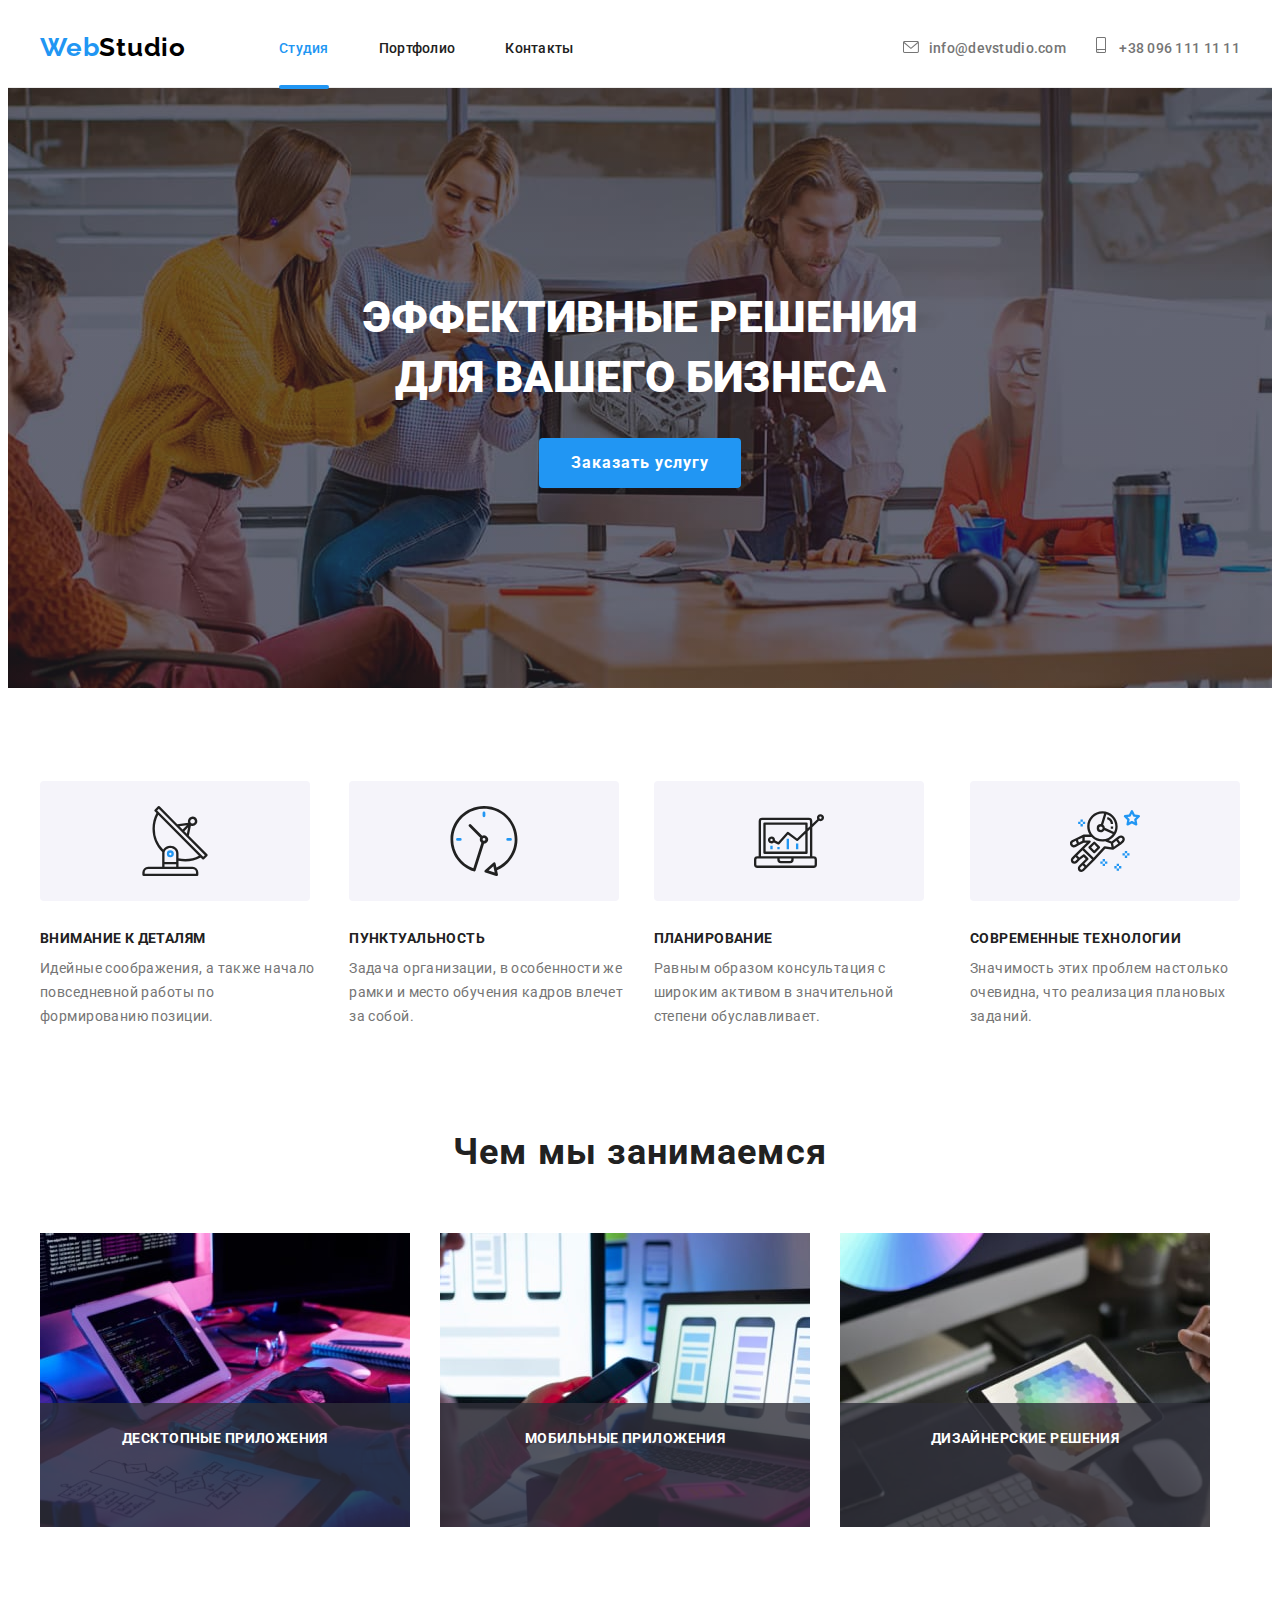
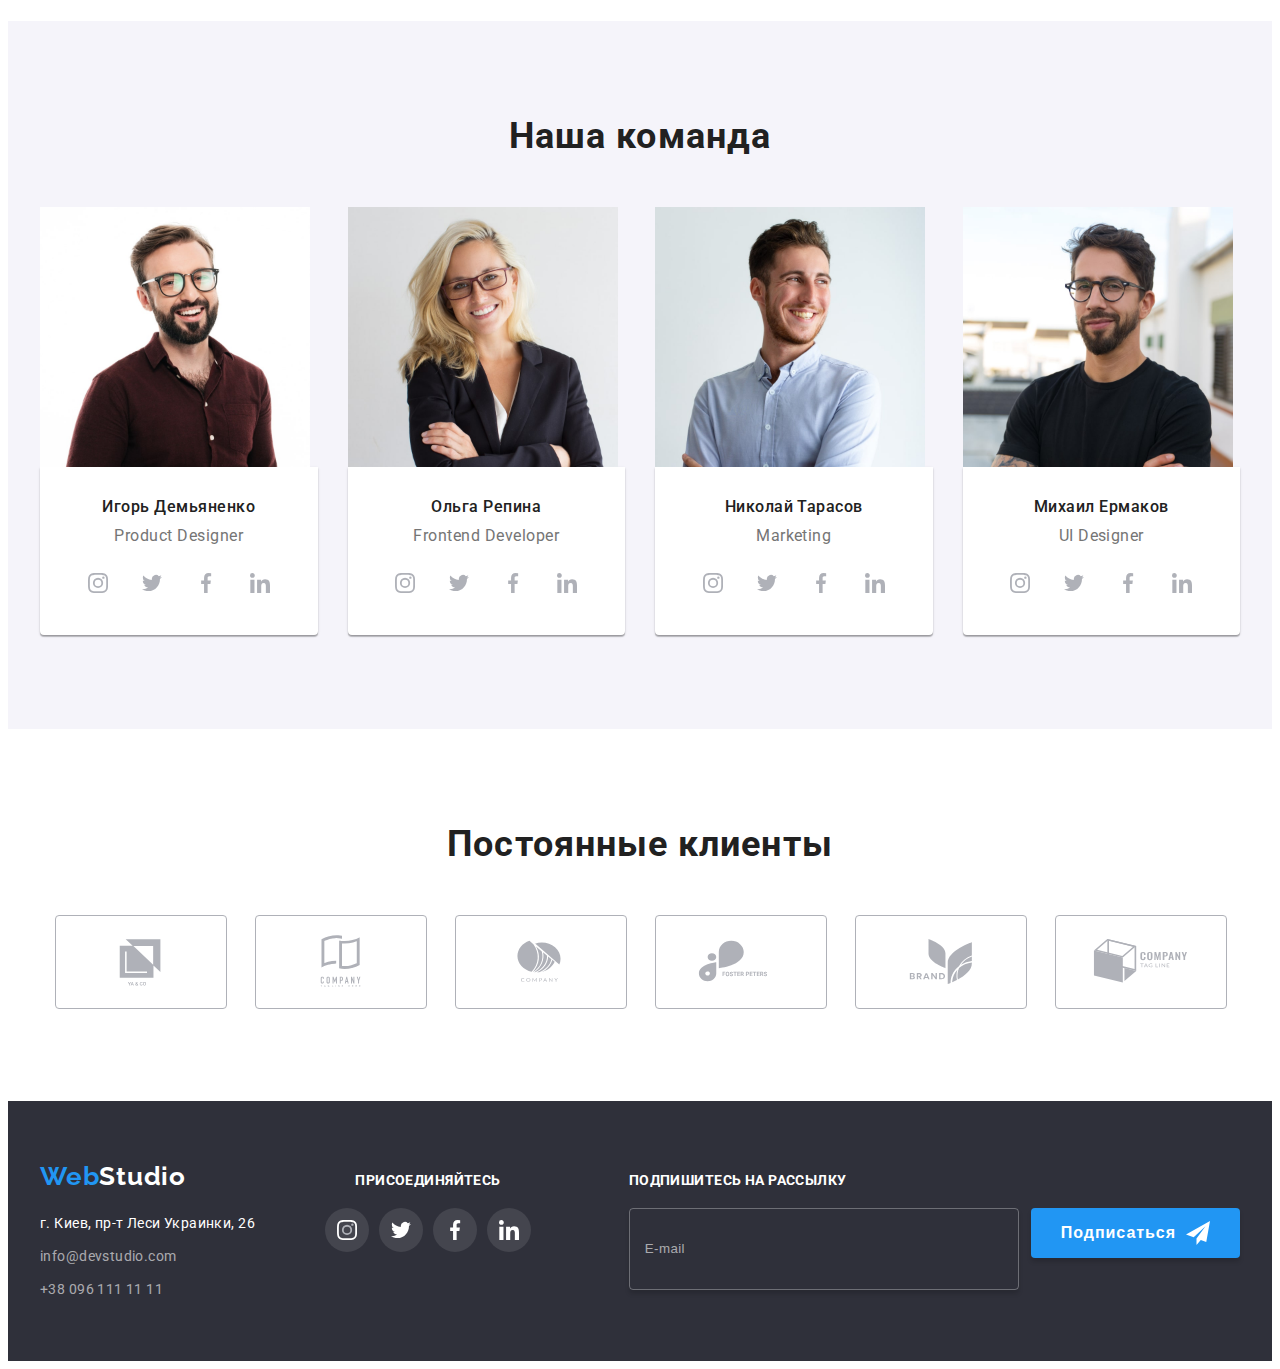
<file: index.html>
<!DOCTYPE html>
<html lang="ru">
<head>
    <meta charset="UTF-8">
    <meta http-equiv="X-UA-Compatible" content="IE=edge">
    <meta name="viewport" content="width=device-width, initial-scale=1.0">
    <title>https://marykotliar.github.io/goit-markup-hw-01/</title>
    <link rel="stylesheet" href="https://cdnjs.cloudflare.com/ajax/libs/modern-normalize/1.1.0/modern-normalize.min.css"
        integrity="sha512-wpPYUAdjBVSE4KJnH1VR1HeZfpl1ub8YT/NKx4PuQ5NmX2tKuGu6U/JRp5y+Y8XG2tV+wKQpNHVUX03MfMFn9Q=="
        crossorigin="anonymous" referrerpolicy="no-referrer" />
    <link rel="stylesheet" href="./css/styles.css">
    <link rel="preconnect" href="https://fonts.googleapis.com">
    <link rel="preconnect" href="https://fonts.gstatic.com" crossorigin>
    <link href="https://fonts.googleapis.com/css2?family=Raleway:wght@700&family=Roboto:wght@400;500;700;900&display=swap"
        rel="stylesheet">
</head>
<body>
<Header class="header">
    <div class="container">
    <nav class="header-nav">
        <a class="header-logo link" href=""><span class="span-web">Web</span>Studio</a>
        <ul class="header-list list">
        <li class="header-item"><a class="header-link link current" href="./index.html">Студия</a></li>
        <li class="header-item"><a class="header-link link" href="./portfolio.html">Портфолио</a></li>
        <li class="header-item"><a class="header-link link" href="">Контакты</a></li>
        </ul>
    </nav>

    <ul class="header-contact list">
        
        <li class="header-contact-item link">
            
            <a class="contact-link link" href="mailto:info@devstudio.com"><svg class="header-icon" width="16px" height="12px">
                <use href="./symbol-defs.svg#icon-envelope">
                </use>
            </svg>info@devstudio.com</a>
        </li>
        
        <li class="header-contact-item link">
            
            <a class="contact-link link"  href="tel.:+380961111111"><svg class="header-icon" width="10px" height="16px">
                <use href="./symbol-defs.svg#icon-smartphone">
                </use>
            </svg> +38 096 111 11 11</a>
        </li>
    </ul>
    </div>
</Header>
<main>
    <section class="hero">
        <div class="container">
        <h1 class="hero-title">Эффективные решения <br> для вашего бизнеса</h1>
        <button class="hero-btn" type="button" data-modal-open>Заказать услугу</button>
        </div>
    </section>
    
    <section class="advantages">
        <div class="container">
        <h2 class="visually-hidden">Наши сильные стороны</h2>
        <ul class="advantages-list list">
            <li class="advantages-item">
                <div class="icons-advantages"> <svg class="icons-advantages-link" height="70px" width="70px">
                        <use href="./symbol-defs.svg#icon-antenna-1">
                        </use>
                    </svg> </div>
                <h3 class="advantages-title">Внимание к деталям</h3>
                <p class="advantages-text">Идейные соображения, а также начало повседневной работы по формированию позиции.</p>
            </li>
            <li class="advantages-item">
                <div class="icons-advantages"><svg class="icons-advantages-link" height="70px" width="70px">
                        <use href="./symbol-defs.svg#icon-clock-1">
                        </use>
                    </svg>
                </div>
                <h3 class="advantages-title">Пунктуальность</h3>
                <p class="advantages-text">Задача организации, в особенности же рамки и место обучения кадров влечет за собой.</p>
            </li>
            <li class="advantages-item">
                <div class="icons-advantages"><svg class="icons-advantages-link" height="70px" width="70px">
                        <use href="./symbol-defs.svg#icon-diagram-1">
                        </use>
                    </svg>
                </div>
                <h3 class="advantages-title">Планирование</h3>
                <p class="advantages-text">Равным образом консультация с широким активом в значительной степени обуславливает.</p>
                
            </li>
            <li class="advantages-item">
                <div class="icons-advantages"><svg class="icons-advantages-link" height="70px" width="70px">
                        <use href="./symbol-defs.svg#icon-astronaut-1">
                        </use>
                    </svg>
                </div>
                <h3 class="advantages-title">Современные технологии</h3>
                <p class="advantages-text">Значимость этих проблем настолько очевидна, что реализация плановых заданий.</p>
            </li>
        </ul>
        </div>
    </section>
    <section class="about">
        <div class="container">
        <h2 class="about-title">Чем мы занимаемся</h2>
        <ul class="about-list list">
            <li class="about-item">
                <div class="about-block"><img src="./image/img-min.jpg" alt="Программирование" width="370">
                <p class="about-text">Десктопные приложения</p></div></li>
            <li class="about-item">
                <div class="about-block"><img src="./image/img1-min.jpg" alt="Программирование приложений для смартфона" width="370">
                <p class="about-text">Мобильные приложения</p></div></li>
            <li class="about-item">
                <div class="about-block"><img src="./image/img2-min.jpg" alt="Работа с цветом" width="370">
                <p class="about-text">Дизайнерские решения</p></div></li>
        </ul>
        </div>
    </section>
    <section class="team">
        <div class="container">
        <h2 class="team-title">Наша команда</h2>
        <ul class="team-list list">
            <li class="team-item">
                <img src="./image/img-minn.jpg" alt="Игорь Демьяненко" width="270">
                <div class="team-content">
                    <h3 class="team-item-title">Игорь Демьяненко</h3>
                    <p  class="team-item-text" lang="en">Product Designer</p>
                    <ul class="team-soc-list list">
                        <li class="team-soc-item"><a class="team-soc-link link" href="">
                            <svg class="team-soc-icon" height="20px" width="20px">
                                <use href="./symbol-defs.svg#icon-instagram-2">
                                </use>
                            </svg>
                        </a></li>
                        <li class="team-soc-item"><a class="team-soc-link link" href="">
                            <svg class="team-soc-icon" height="20px" width="20px">
                                <use href="./symbol-defs.svg#icon-twitter-1">
                                </use>
                            </svg>
                        </a></li>
                        <li class="team-soc-item"><a class="team-soc-link link" href="">
                            <svg class="team-soc-icon" height="20px" width="20px">
                                <use href="./symbol-defs.svg#icon-facebook-1">
                                </use>
                            </svg>
                        </a></li>
                        <li class="team-soc-item"><a class="team-soc-link link" href="">
                            <svg class="team-soc-icon" height="20px" width="20px">
                                <use href="./symbol-defs.svg#icon-linkedin-1">
                                </use>
                            </svg>
                        </a></li>
                    </ul>
            
                </div>
            </li>
            <li class="team-item">
                <img src="./image/img(1)-min.jpg" alt="Ольга Репина" width="270">
                <div class="team-content">
                    <h3 class="team-item-title">Ольга Репина</h3>
                    <p class="team-item-text" lang="en">Frontend Developer</p>
                    <ul class="team-soc-list list">
                        <li class="team-soc-item"><a class="team-soc-link link" href="">
                                <svg class="team-soc-icon" height="20px" width="20px">
                                    <use href="./symbol-defs.svg#icon-instagram-2">
                                    </use>
                                </svg>
                            </a></li>
                        <li class="team-soc-item"><a class="team-soc-link link" href="">
                                <svg class="team-soc-icon" height="20px" width="20px">
                                    <use href="./symbol-defs.svg#icon-twitter-1">
                                    </use>
                                </svg>
                            </a></li>
                        <li class="team-soc-item"><a class="team-soc-link link" href="">
                                <svg class="team-soc-icon" height="20px" width="20px">
                                    <use href="./symbol-defs.svg#icon-facebook-1">
                                    </use>
                                </svg>
                            </a></li>
                        <li class="team-soc-item"><a class="team-soc-link link" href="">
                                <svg class="team-soc-icon" height="20px" width="20px">
                                    <use href="./symbol-defs.svg#icon-linkedin-1">
                                    </use>
                                </svg>
                            </a></li>
                    </ul>
                </div>
            </li>
            <li class="team-item">
                <img src="./image/img(2)-min.jpg" alt="Николай Тарасов" width="270">
                <div class="team-content">
                    <h3 class="team-item-title">Николай Тарасов</h3>
                    <p  class="team-item-text" lang="en">Marketing</p>
                    <ul class="team-soc-list list">
                        <li class="team-soc-item"><a class="team-soc-link link" href="">
                                <svg class="team-soc-icon" height="20px" width="20px">
                                    <use href="./symbol-defs.svg#icon-instagram-2">
                                    </use>
                                </svg>
                            </a></li>
                        <li class="team-soc-item"><a class="team-soc-link link" href="">
                                <svg class="team-soc-icon" height="20px" width="20px">
                                    <use href="./symbol-defs.svg#icon-twitter-1">
                                    </use>
                                </svg>
                            </a></li>
                        <li class="team-soc-item"><a class="team-soc-link link" href="">
                                <svg class="team-soc-icon" height="20px" width="20px">
                                    <use href="./symbol-defs.svg#icon-facebook-1">
                                    </use>
                                </svg>
                            </a></li>
                        <li class="team-soc-item"><a class="team-soc-link link" href="">
                                <svg class="team-soc-icon" height="20px" width="20px">
                                    <use href="./symbol-defs.svg#icon-linkedin-1">
                                    </use>
                                </svg>
                            </a></li>
                    </ul>
                    </div>
            </li>
            <li class="team-item">
                <img src="./image/img3-min.jpg" alt="Михаил Ермаков" width="270">
                <div class="team-content">
                    <h3 class="team-item-title">Михаил Ермаков</h3>
                    <p class="team-item-text" lang="en">UI Designer</p>
                    <ul class="team-soc-list list">
                        <li class="team-soc-item"><a class="team-soc-link link" href="">
                                <svg class="team-soc-icon" height="20px" width="20px">
                                    <use href="./symbol-defs.svg#icon-instagram-2">
                                    </use>
                                </svg>
                            </a></li>
                        <li class="team-soc-item"><a class="team-soc-link link" href="">
                                <svg class="team-soc-icon" height="20px" width="20px">
                                    <use href="./symbol-defs.svg#icon-twitter-1">
                                    </use>
                                </svg>
                            </a></li>
                        <li class="team-soc-item"><a class="team-soc-link link" href="">
                                <svg class="team-soc-icon" height="20px" width="20px">
                                    <use href="./symbol-defs.svg#icon-facebook-1">
                                    </use>
                                </svg>
                            </a></li>
                        <li class="team-soc-item"><a class="team-soc-link link" href="">
                                <svg class="team-soc-icon" height="20px" width="20px">
                                    <use href="./symbol-defs.svg#icon-linkedin-1">
                                    </use>
                                </svg>
                            </a></li>
                    </ul>
                </div>
            </li>
            
        </ul>
        </div>
    </section>
    <section class="clients">
        <div class="container">
            <h2 class="clients-title">Постоянные клиенты</h2>
            <ul class="clients-list list ">
                <li class="clients-item">
                    <a class="clients-link link" href="">
                        <svg class="clients-icon" width="106px" height="60px">
                        <use href="./symbol-defs.svg#icon-Logo"> </use>
                        </svg>
                    </a> 
                </li>
                <li class="clients-item">
                    <a class="clients-link link" href="">
                        <svg class="clients-icon" width="106px" height="60px">
                        <use href="./symbol-defs.svg#icon-Logo-5-1"> </use>
                        </svg>
                    </a>
                </li>
                <li class="clients-item">
                    <a class="clients-link link" href="">
                        <svg class="clients-icon" width="106px" height="60px">
                            <use href="./symbol-defs.svg#icon-Logo-1"> </use>
                        </svg>
                    </a>
                </li>
                <li class="clients-item">
                    <a class="clients-link link" href="">
                        <svg class="clients-icon" width="106px" height="60px">
                            <use href="./symbol-defs.svg#icon-Logo-2"> </use>
                        </svg>
                    </a>
                </li>
                <li class="clients-item">
                    <a class="clients-link link" href="">
                    <svg class="clients-icon" width="106px" height="60px">
                        <use href="./symbol-defs.svg#icon-Logo-3"> </use>
                    </svg>
                    </a>
                </li>
                <li class="clients-item">
                    <a class="clients-link link" href="">
                        <svg class="clients-icon" width="106px" height="60px">
                            <use href="./symbol-defs.svg#icon-Logo-4"> </use>
                        </svg>
                    </a>
                </li>
            </ul>
        </div>
    </section>
</main>
<footer class="footer">
    <div class="container">
        <div class="footer-contact">
            <a class="footer-logo link" href=""><span class="span-web">Web</span>Studio</a>
                <address class="footer-address">
                    <p> г. Киев, пр-т Леси Украинки, 26 <br></p>
                    <ul class="footer-contacts list">
                    <li class="footer-mail"><a class="mail-link link" href="mailto:info@devstudio.com">info@devstudio.com</a> <br></li>
                    <li class="footer-tel"><a class="tel-link link" href="tel.:+380961111111"> +38 096 111 11 11</a></li>
                    </ul>
                </address>
        </div>
        <div class="footer-soc">
            <p class="footer-text">присоединяйтесь</p>
            <ul class="footer-soc-list list">
                <li class="footer-soc-item"><a class="footer-soc-link link" href="">
                        <svg class="footer-soc-icon" height="20px" width="20px">
                            <use href="./symbol-defs.svg#icon-instagram-2">
                            </use>
                        </svg>
                    </a></li>
                <li class="footer-soc-item"><a class="footer-soc-link link" href="">
                        <svg class="footer-soc-icon" height="20px" width="20px">
                            <use href="./symbol-defs.svg#icon-twitter-1">
                            </use>
                        </svg>
                    </a></li>
                <li class="footer-soc-item"><a class="footer-soc-link link" href="">
                        <svg class="footer-soc-icon" height="20px" width="20px">
                            <use href="./symbol-defs.svg#icon-facebook-1">
                            </use>
                        </svg>
                    </a></li>
                <li class="footer-soc-item"><a class="footer-soc-link link" href="">
                        <svg class="footer-soc-icon" height="20px" width="20px">
                            <use href="./symbol-defs.svg#icon-linkedin-1">
                            </use>
                        </svg>
                    </a></li>
            </ul>
        </div>
        <div class="footer-sign">
            <p class="footer-sign-text">
                Подпишитесь на рассылку
            </p>
            <form class="footer-form">
                <input 
                class="footer-input"
                type="email" 
                placeholder="E-mail"
                name="footer-email">
                <!-- <div class="footer-btn-group"> -->
                <button class="footer-btn" type="submit">Подписаться  
                    <svg class="footer-btn-icon" width="24px" height="24px">
                        <use href="./symbol-defs.svg#icon-icon-send-1">
                        </use>
                    </svg>
                </button>
                
                <!-- </div> -->
            </form>
        </div>
    </div>
</footer>
<div class="backdrop is-hidden" data-modal>
    <div class="modal">
        <button type="button" class="close-btn" data-modal-close>
            <svg class="close-modal-icon" width="18px" height="18px">
                <use href="./symbol-defs.svg#icon-close-black-18dp-2-1">
            
                </use>
            </svg>
        </button>
        <p class="modal-text">Оставьте свои данные, мы вам перезвоним</p>
        <form class="online-form">
            <div class="form-name">
                <label class="online-label" for="name" >Имя</label>
                <div class="input-icon">
                <input 
                class="online-input"
                type="text" 
                id="name"
                name="online-name"
                autofocus>
                <svg class="form-icon" width="18px" height="18px">
                    <use href="./symbol-defs.svg#icon-phone-black-18dp-1-1"></use>
                </svg>
                </div>
            </div>
            <div class="form-tel">
                <label class="online-label" for="tel" >Телефон</label>
                <div class="input-icon">
                <input 
                class="online-input"
                type="tel" 
                id="tel"
                name="online-tel">
                <svg class="form-icon" width="18px" height="18px">
                    <use href="./symbol-defs.svg#icon-person-black-18dp-1-1"></use>
                </svg>
                </div>
            </div>
            <div class="form-email">
                <label class="online-label" for="email">Почта</label>
                <div class="input-icon">
                <input 
                class="online-input"
                type="email" 
                id="email"
                name="online-email">
                <svg class="form-icon" width="18px" height="18px">
                    <use href="./symbol-defs.svg#icon-email-black-18dp-1-1"></use>
                </svg>
                </div>
            </div>
            <div class="form-textarea">
                <label class="online-label" for="comment">Комментарий</label>
                <textarea 
                class="textarea"
                name="comment" 
                id="comment" 
                rows="5"
                placeholder="Введите текст"></textarea>

            </div>

            <div class="form-checkbox">
                <input 
                type="checkbox" 
                name="agreement" 
                value="true" 
                class="modal-check visually-hidden" 
                id="agreement" />
                
                <label for="agreement" class="check-text"> 
                    <span>
                        <svg class="check-icon" width="16px" height="15px">
                            <use href="./symbol-defs.svg#icon-Vector-1"></use>
                        </svg>
                    </span>
                    Соглашаюсь с рассылкой и принимаю <a class="check-link link" href="">Условия договора</a>
                </label>
                
            </div>
        </form>
        <button class="modal-btn" type="submit">Отправить</button>
    </div>
</div>

<script src="./js/modal.js"></script>
</body>
</html>
</file>
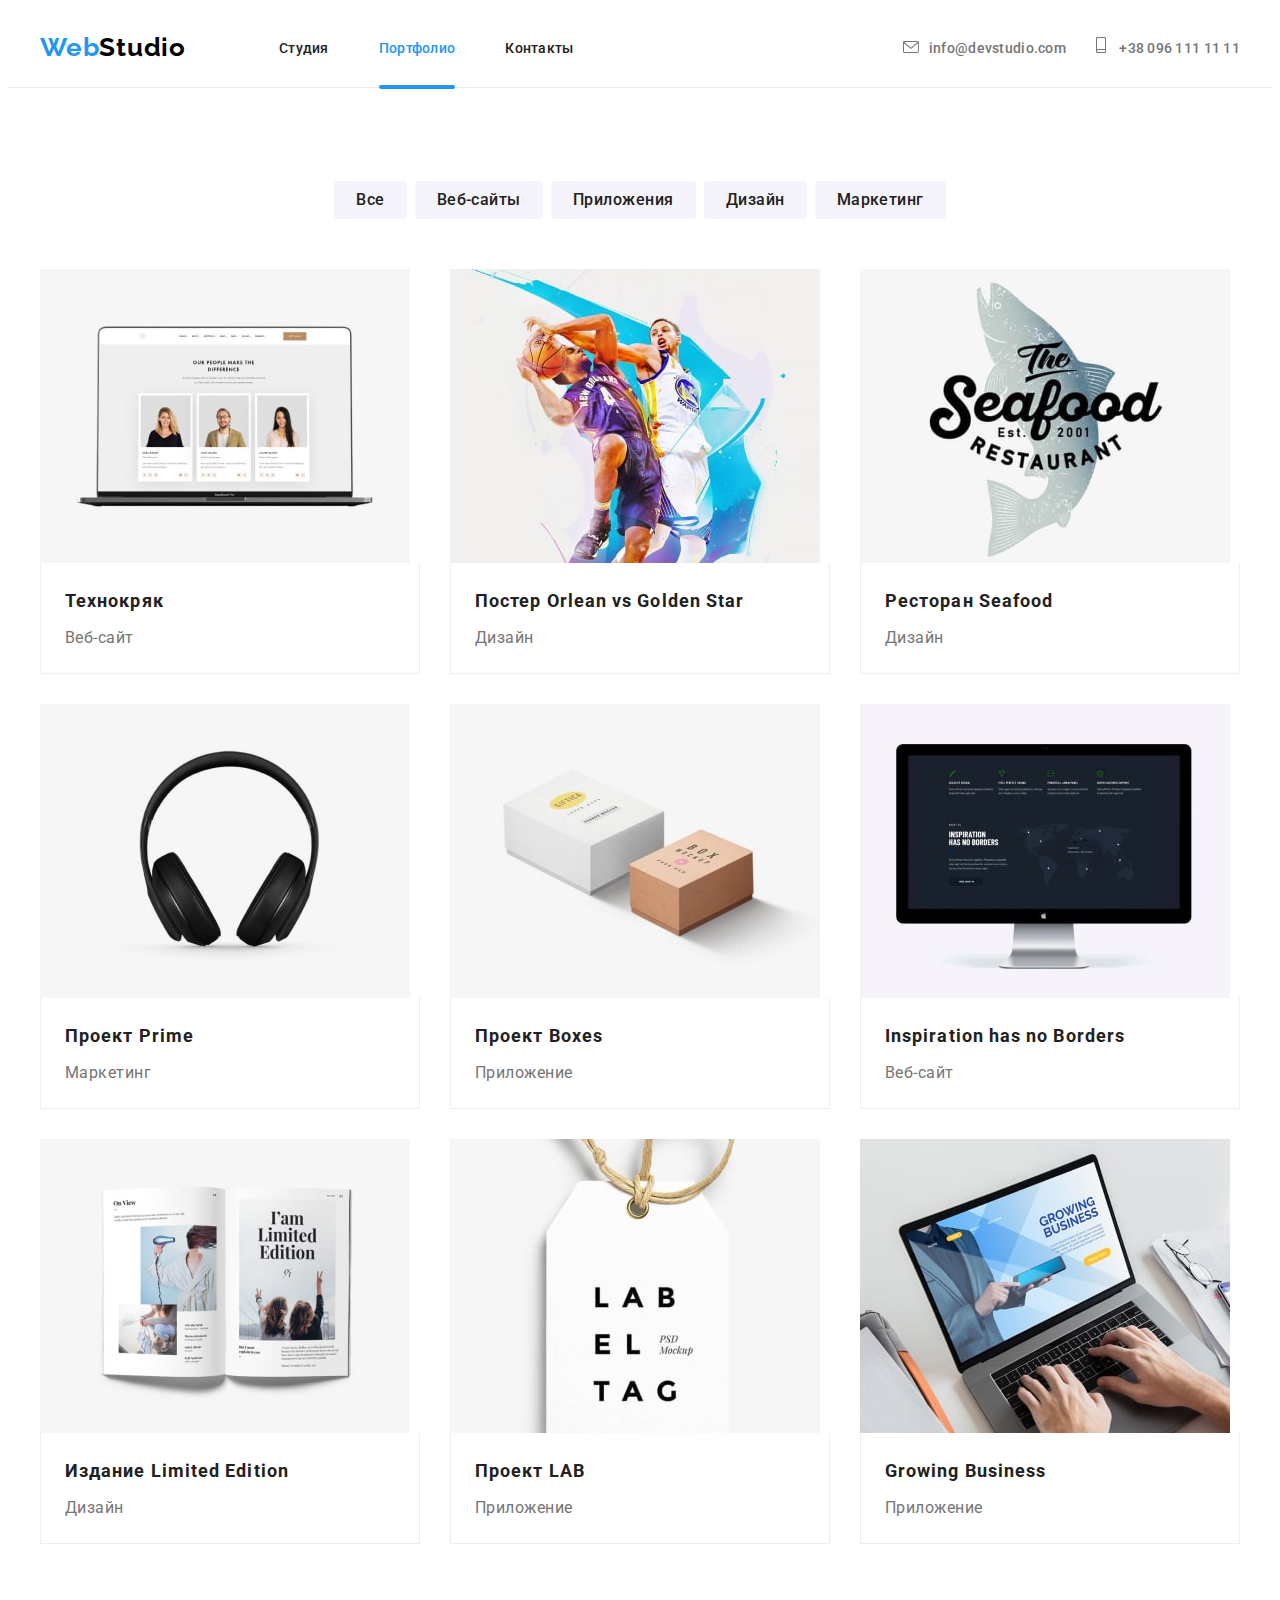
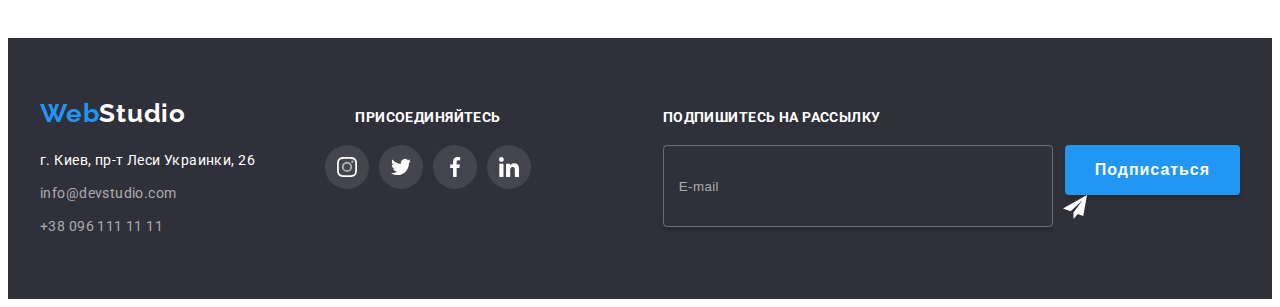
<file: portfolio.html>
<!DOCTYPE html>
<html lang="ru">
<head>
    <meta charset="UTF-8">
    <meta http-equiv="X-UA-Compatible" content="IE=edge">
    <meta name="viewport" content="width=device-width, initial-scale=1.0">
    <title>Document</title>
    <link rel="stylesheet" href="https://cdnjs.cloudflare.com/ajax/libs/modern-normalize/1.1.0/modern-normalize.min.css"
        integrity="sha512-wpPYUAdjBVSE4KJnH1VR1HeZfpl1ub8YT/NKx4PuQ5NmX2tKuGu6U/JRp5y+Y8XG2tV+wKQpNHVUX03MfMFn9Q=="
        crossorigin="anonymous" referrerpolicy="no-referrer" />
    <link rel="stylesheet" href="./css/styles.css">
    <link rel="preconnect" href="https://fonts.googleapis.com">
    <link rel="preconnect" href="https://fonts.gstatic.com" crossorigin>
    <link href="https://fonts.googleapis.com/css2?family=Raleway:wght@700&family=Roboto:wght@400;500;700;900&display=swap"
        rel="stylesheet">
</head>
<body>
<Header class="header">
    <div class="container">
    <nav class="header-nav">
        <a class="header-logo link" href=""><span class="span-web">Web</span>Studio</a>
        <ul class="header-list list">
            <li class="header-item"><a class="header-link link" href="./index.html">Студия</a></li>
            <li class="header-item"><a class="header-link link current" href="./portfolio.html">Портфолио</a></li>
            <li class="header-item"><a class="header-link link" href="">Контакты</a></li>
        </ul>
    </nav>

    <ul class="header-contact list">
    
        <li class="header-contact-item link">
    
            <a class="contact-link link" href="mailto:info@devstudio.com"><svg class="header-icon" width="16px"
                    height="12px">
                    <use href="./symbol-defs.svg#icon-envelope">
                    </use>
                </svg>info@devstudio.com</a>
        </li>
    
        <li class="header-contact-item link">
    
            <a class="contact-link link" href="tel.:+380961111111"><svg class="header-icon" width="10px" height="16px">
                    <use href="./symbol-defs.svg#icon-smartphone">
                    </use>
                </svg> +38 096 111 11 11</a>
        </li>
    </ul>
    </div>
</Header>
<main>
    <section class="portfolio">
        <div class="container">
        <H1 class="visually-hidden">Галерея фото</H1>
        <ul class="nav-list list">
                <li class="nav-item"><button class="portfolio-btn" type="button">Все</button></li>
                <li class="nav-item"><button class="portfolio-btn" type="button">Веб-сайты</button></li>
                <li class="nav-item"><button class="portfolio-btn" type="button">Приложения</button></li>
                <li class="nav-item"><button class="portfolio-btn" type="button">Дизайн</button></li>
                <li class="nav-item"><button class="portfolio-btn" type="button">Маркетинг</button></li>
        </ul>
        <ul class="portfolio-list list">
            <li class="portfolio-item"><a class="portfolio-link link" href="">
                <div class="portfolio-block"><img src="./image/techno-min.jpg" alt="Веб-сайт" width="370"><p class="text-hover">Ресурс предлагает комплексные предложения с разным уровнем функционала и сервисов. Все это позволит посетителю получить
                исчерпывающие сведения >о компании или частном лице.</p></div>
                <div class="portfolio-content">
                    <h2 class="portfolio-title">Технокряк</h2>
                    <p class="potrfolio-text">Веб-сайт</p>
                </div>
            </a></li>
            <li class="portfolio-item"><a class="portfolio-link link" href=""> 
                <div class="portfolio-block"><img src="./image/poster-min.jpg" alt="Баскетболисты с мячом" width="370">
                <p class="text-hover">Ресурс предлагает комплексные предложения с разным уровнем функционала и сервисов. Все это позволит посетителю
                    получить
                    исчерпывающие сведения о компании или частном лице.</p></div>
                <div class="portfolio-content">
                    <h2 class="portfolio-title">Постер <span lang="en"> Orlean vs Golden Star </span></h2>
                    <p class="potrfolio-text">Дизайн</p>
                </div>
            </a> </li>
            <li class="portfolio-item"><a class="portfolio-link link" href="">
                <div class="portfolio-block"><img src="./image/rest-min.jpg" alt="Лого ресторана" width="370"><p class="text-hover">Ресурс предлагает комплексные предложения с разным уровнем функционала и сервисов. Все это позволит посетителю
                получить
                исчерпывающие сведения о компании или частном лице.</p></div>
                <div class="portfolio-content">
                    <h2 class="portfolio-title">Ресторан <span lang="en">Seafood</span></h2>
                    <p class="potrfolio-text">Дизайн</p>
                </div>
            </a></li>
            <li class="portfolio-item"><a class="portfolio-link link" href="">
                <div class="portfolio-block"><img src="./image/prime-min.jpg" alt="Наушники" width="370"><p class="text-hover">Ресурс предлагает комплексные предложения с разным уровнем функционала и сервисов. Все это позволит посетителю
                получить
                исчерпывающие сведения о компании или частном лице.</p></div>
                <div class="portfolio-content">
                    <h2 class="portfolio-title">Проект <span lang="en">Prime</span></h2>
                    <p class="potrfolio-text">Маркетинг</p>
                </div>
            </a></li>
            <li class="portfolio-item"><a class="portfolio-link link" href="">
                <div class="portfolio-block"><img src="./image/boxes-min.jpg" alt="Коробки" width="370"><p class="text-hover">Ресурс предлагает комплексные предложения с разным уровнем функционала и сервисов. Все это позволит посетителю
                получить
                исчерпывающие сведения о компании или частном лице</p></div>
                <div class="portfolio-content">
                    <h2 class="portfolio-title">Проект <span lang="en">Boxes</span></h2>
                    <p class="potrfolio-text">Приложение</p>
                </div>
            </a></li>
            <li class="portfolio-item"><a class="portfolio-link link" href="">
                <div class="portfolio-block"><img src="./image/inspirat-min.jpg" alt="Монитор" width="370"><p class="text-hover">Ресурс предлагает комплексные предложения с разным уровнем функционала и сервисов. Все это позволит посетителю
                получить
                исчерпывающие сведения о компании или частном лице</p></div>
                <div class="portfolio-content">
                    <h2 class="portfolio-title"><span lang="en">Inspiration has no Borders</span></h2>
                    <p class="potrfolio-text">Веб-сайт</p>
                </div>
            </a></li>
            <li class="portfolio-item"><a class="portfolio-link link" href="">
                <div class="portfolio-block"><img src="./image/edit-min.jpg" alt="Разворот журнала" width="370"><p class="text-hover">Ресурс предлагает комплексные предложения с разным уровнем функционала и сервисов. Все это позволит посетителю
                получить
                исчерпывающие сведения о компании или частном лице</p></div>
                <div class="portfolio-content">
                    <h2 class="portfolio-title">Издание <span lang="en">Limited Edition</span></h2>
                    <p class="potrfolio-text">Дизайн</p>
                </div>
            </a></li>
            <li class="portfolio-item"><a class="portfolio-link link" href="">
                <div class="portfolio-block"><img src="./image/lab-min.jpg" alt="Бирка" width="370"><p class="text-hover">Ресурс предлагает комплексные предложения с разным уровнем функционала и сервисов. Все это позволит посетителю
                получить
                исчерпывающие сведения о компании или частном лице</p></div>
                <div class="portfolio-content">
                    <h2 class="portfolio-title">Проект <span lang="en">LAB</span> </h2>
                    <p class="potrfolio-text">Приложение</p>
                </div>
            </a></li>
            <li class="portfolio-item"><a class="portfolio-link link" href="">
                <div class="portfolio-block"><img src="./image/1-min.jpg" alt="Печатание на клавиатуре ноутбука" width="370"><p class="text-hover">Ресурс предлагает комплексные предложения с разным уровнем функционала и сервисов. Все это позволит посетителю
                получить
                исчерпывающие сведения о компании или частном лице</p></div>
                <div class="portfolio-content">
                    <h2 class="portfolio-title"> <span lang="en">Growing Business</span></h2>
                    <p class="potrfolio-text">Приложение</p>
                </div>
            </a></li>
        </ul>
        </div>
    </section>
</main>
<footer class="footer">
    <div class="container">
        <div class="footer-contact">
            <a class="footer-logo link" href=""><span class="span-web">Web</span>Studio</a>
            <address class="footer-address">
                <p> г. Киев, пр-т Леси Украинки, 26 <br></p>
                <ul class="footer-contacts list">
                    <li class="footer-mail"><a class="mail-link link"
                            href="mailto:info@devstudio.com">info@devstudio.com</a> <br></li>
                    <li class="footer-tel"><a class="tel-link link" href="tel.:+380961111111"> +38 096 111 11 11</a>
                    </li>
                </ul>
            </address>
        </div>
        <div class="footer-soc">
            <p class="footer-text">присоединяйтесь</p>
            <ul class="footer-soc-list list">
                <li class="footer-soc-item"><a class="footer-soc-link link" href="">
                        <svg class="footer-soc-icon" height="20px" width="20px">
                            <use href="./symbol-defs.svg#icon-instagram-2">
                            </use>
                        </svg>
                    </a></li>
                <li class="footer-soc-item"><a class="footer-soc-link link" href="">
                        <svg class="footer-soc-icon" height="20px" width="20px">
                            <use href="./symbol-defs.svg#icon-twitter-1">
                            </use>footer
                        </svg>
                    </a></li>
                <li class="footer-soc-item"><a class="footer-soc-link link" href="">
                        <svg class="footer-soc-icon" height="20px" width="20px">
                            <use href="./symbol-defs.svg#icon-facebook-1">
                            </use>footer
                        </svg>
                    </a></li>
                <li class="footer-soc-item"><a class="footer-soc-link link" href="">
                        <svg class="footer-soc-icon" height="20px" width="20px">
                            <use href="./symbol-defs.svg#icon-linkedin-1">
                            </use>
                        </svg>
                    </a></li>
            </ul>
        </div>
        <div class="footer-sign">
            <p class="footer-sign-text">
                Подпишитесь на рассылку
            </p>
            <form class="footer-form">
                <input class="footer-input" type="mail" placeholder="E-mail" name="footer-email">
                <div class="footer-btn-group">
                    <button class="footer-btn" type="submit">Подписаться</button>
                    <svg class="footer-btn-icon" width="24px" height="24px">
                        <use href="./symbol-defs.svg#icon-icon-send-1">
                        </use>
                    </svg>
                </div>
            </form>
        </div>
    </div>
</footer>

</body>
</html>
</file>
<file: css/styles.css>
:root {
    --main-title-color:#212121;
    --second-title-color:#FFFFFF;
    --paragraph-color:#757575;
    --accent-colour:#2196F3;
    --second-background-color:#2F303A;
    --third-background-color:#F5F4FA; /*наша команда*/
    --main-background-color:#FFFFFF;
    
    
}
body {
    font-family: "Roboto", sans-serif;
    
}
.list {
    list-style: none;
}
.link {
    text-decoration: none;
}
.link.current {
    color: var(--accent-colour);
    position: relative;
    
}

.link.current::after {
    position: absolute;
    
    content:"" ;
    width: 100%;
    display: block;
    height: 4px;
    background: #2196F3;
    border-radius: 2px;
    margin-top: 28px;
    
}

p,
h1,
h2,
h3,
h4,
h5,
h6 {
    margin: 0;
}

ul,ol {
    margin: 0;
    padding-left: 0;
}

img {
    display: block;
    max-width: 100%;
}
.container {
    width: 1200px;
    margin: 0 auto;
    padding-left: 15px;
    padding-right: 15px;
    /*outline: 1px solid red;*/
}
/*------------------------------HEADER--------------------------------*/

.header {
    background-color: var(--fourth-background-color);
    padding-top: 24px;
    padding-bottom: 24px;
    border-bottom: 1px solid #ECECEC;
}

.header .container {
    display: flex;
    align-items: center;
    justify-content: space-between;
}

.header-logo {
    font-family:"Raleway", sans-serif;
    font-weight:700;
    font-size: 26px;
    line-height: 1.19;
    letter-spacing: 0.03em;
    color: #000000;

    margin-right: 93px;
}

.header-item:not(:first-child) {
    margin-left: 50px;
}


.header-nav {
    display:flex;
    align-items: center;
}

.header-list {
    display: flex;
}
.header-contact {
    display: flex;
    
}

.span-web {
    color:var(--accent-colour)
}

.header-link {
    font-weight: 500;
    font-size: 14px;
    line-height: 1.14;
    letter-spacing: 0.02em;
    color: #212121;
    transition: color 250ms cubic-bezier(0.4, 0, 0.2, 1);
    
}

.header-contact-item {
    display: flex;
    align-items: flex-end;
}

.header-link:hover, .header-link:focus {
    color:var(--accent-colour)
}

.contact-link {
    font-weight: 500;
    font-size: 14px;
    line-height: 1.14;
    letter-spacing: 0.02em;
    color: var(--paragraph-color);
    transition: color 250ms cubic-bezier(0.4, 0, 0.2, 1);
    
    
}
.contact-link:hover, .contact-link:focus {
    color:var(--accent-colour)
}
.icon-contact {
    color: var(--paragraph-color);
    transition: color 250ms cubic-bezier(0.4, 0, 0.2, 1);
}
.icon-contact:hover,
.icon-contact:focus {
    color: var(--accent-colour)
}

.header-contact-item:not(:first-child) {
    margin-left: 30px;
}
.header-icon {
    fill: currentColor;
    margin-right: 10px;
}



/* ------------------------"HERO----------------*/
.hero {
    background-color: #C4C4C4;
    padding-top: 200px;
    padding-bottom: 200px;
    margin: 0 auto;
    background-image: linear-gradient(
        rgba(47, 48, 58, 0.4),
        rgba(47, 48, 58, 0.4)
        ),
    url(../image/Img-hero\ \(1\).jpg);
    background-repeat: no-repeat;
    background-position: center;
    background-size: cover;
    /* flex-grow: 1; */
    max-width: 1600px;
}


.hero-title {
    font-weight: 900;
    font-size: 44px;
    line-height: 1.36;
    text-transform: uppercase;
    color:var(--second-title-color);
    text-align: center;
}
.hero-btn {
    font-family: inherit;
    font-weight: 700;
    font-size: 16px;
    line-height: 1.88;
    letter-spacing: 0.06em;
    color: #FFFFFF;
    background-color: var(--accent-colour);
    text-align: center;
    border: none;
    cursor: pointer;
    border-radius: 4px;

    margin: 0 auto;
    display: block;
    margin-top: 30px;
    padding: 10px 32px;

    transition: color 250ms cubic-bezier(0.4, 0, 0.2, 1), background-color 250ms cubic-bezier(0.4, 0, 0.2, 1);
}

.hero-btn:hover, .hero-btn:focus{
    color: #FFFFFF;
    background-color: #188CE8;
}

/*------------------------ADVANTAGES-------------------------------*/
.visually-hidden {
    /* position: absolute; */
    white-space: nowrap;
    width: 1px;
    height: 1px;
    overflow: hidden;
    border: 0;
    padding: 0;
    clip: rect(0 0 0 0);
    clip-path: inset(50%);
    margin: -1px;
}
.advantages {
    background-color: var(--main-background-color);
    padding-top: 94px;
}
.advantages-item:not(:first-child) {
    margin-left: 30px;
}
.advantages-item{
    min-width: 270px;
}

.advantages-title {
    font-size: 14px;
    font-weight: 700;
    line-height: 1.14;
    letter-spacing: 0.03em;
    text-transform: uppercase;
    color: var(--main-title-color);
}

.advantages-text {
    font-size: 14px;
    line-height: 1.71;
    letter-spacing: 0.03em;
    color: var(--paragraph-color);

    margin-top: 10px;
}

.advantages-list {
    display: flex;
    
}
.icons-advantages {
    display: flex;
    width: 270px;
    height: 120px;
    background: #F5F4FA;
    border-radius: 4px;
    margin-right: 30px;
    margin-bottom: 30px;
    justify-content: center;
    align-items: center;
}

.icons-advantages:last-child {
    margin-right: 0;
}




/* ----------------------------------------ABOUT--------------------------------*/
.about {
    background-color: var(--main-background-color);
    padding-top: 94px;
    padding-bottom: 94px;
}
.about-title {

    font-weight: 700;
    font-size: 36px;
    line-height: 1.67;
    text-align: center;
    letter-spacing: 0.03em;
    color: var(--main-title-color);
}
.about-list {
    display: flex;
    margin-top: 50px;
    margin-left: -30px;
}
.about-item {
    width: calc((100%-60px) / 3);
    margin-left: 30px;
}
.about-text {
    font-weight: 700;
    font-size: 14px;
    line-height: 1.143;
    text-align: center;
    letter-spacing: 0.03em;
    text-transform: uppercase;
    color: var(--second-title-color);
    width: 370px;
    height: 70px;
    background: rgba(47, 48, 58, 0.8);
    padding-bottom: 27px;
    padding-top: 27px;

    position: absolute;
    bottom:0px;
}

.about-block {
    position:relative;
}
/*--------------------------------------TEAM------------------------------------*/
.team {
    background-color: var(--third-background-color);
    padding-top: 94px;
    padding-bottom: 94px;
}
.team-item {
    background-color: var(--fourth-background-color);
}
.team-title {
    font-weight: 700;
    font-size: 36px;
    line-height: 1.17;
    text-align: center;
    letter-spacing: 0.03em;
    color: var(--main-title-color)
}


.team-item-title {
    font-weight: 500;
    font-size: 16px;
    line-height: 1.19;
    text-align: center;
    letter-spacing: 0.03em;
    color: var(--main-title-color);

}

.team-item-text {
    line-height: 1.19;
    text-align: center;
    letter-spacing: 0.03em;
    color: var(--paragraph-color);

    margin-top: 10px;
}

.team-list {
    display: flex;
    margin-top: 50px;
}

.team-item {
flex-basis: calc(100% / 3 - 30px);
border-radius: 0px 0px 4px 4px;

}
.team-item:not(:first-child) {
margin-left: 30px;
}

.team-content {
    padding-top: 30px;
    padding-bottom: 30px;

    background-color: var(--main-background-color);
    box-shadow:  0px 1px 3px rgba(0, 0, 0, 0.12), 0px 1px 1px rgba(0, 0, 0, 0.14),
                0px 2px 1px rgba(0, 0, 0, 0.2);
    border-radius: 0px 0px 4px 4px;
        }


.team-soc-list {
    display: flex;
    justify-content: center;
    margin-top: 16px;
}

.team-soc-item {
    width: 44px;
    height: 44px;
    margin-left: 10px;
    
    /* border-radius: 50%;
    display: flex;
    justify-content: center;
    align-items: center; */
    }


.team-soc-item:first-child{
    margin-left: 0;
}

.team-soc-link {
    width: 100%;
    height: 100%;
    border-radius: 50%;
    display: flex;
    align-items: center;
    justify-content: center;
    fill: #AFB1B8;
    background-color: var(--main-background-color);

    transition: background-color 250ms cubic-bezier(0.4, 0, 0.2, 1), fill 250ms cubic-bezier(0.4, 0, 0.2, 1);
}
.team-soc-link:hover,
.team-soc-link:focus{
    
    background-color: var(--accent-colour);
}
/* .team-soc-icon {
    fill: currentColor;
    
} */
.team-soc-link:hover .team-soc-icon,
.team-soc-link:focus .team-soc-icon {
    fill: var(--main-background-color);
}


/* ----------------------------CLENTS--------------------------------------------- */
.clients {
    padding-top: 94px;
    padding-bottom: 94px;
}


.clients-title {
    
    font-weight: 700;
    font-size: 36px;
    line-height: 1.167;
    text-align: center;
    letter-spacing: 0.03em;
    color: var(--main-title-color);
    text-align: center;
}

.clients-list {
    display: flex;
    justify-content: center;
    align-items: center;
    margin-top: 50px;
}

.clients-item {
    width: 170px;
    height: 92px;
    margin-left: 30px;
}
.clients-item:first-child {
    margin-left: 0;
}
.clients-link {
    width: 100%;
    height: 100%;
    border: 1px solid #AFB1B8;
    border-radius: 4px;
    display: flex;
    align-items: center;
    justify-content: center;
    fill: #AFB1B8;
    background-color: var(--main-background-color);

    transition: border-color 250ms cubic-bezier(0.4, 0, 0.2, 1), fill 250ms cubic-bezier(0.4, 0, 0.2, 1);
}
.clients-link:hover,
.clients-link:focus {
    border-color: var(--accent-colour);
    fill: var(--accent-colour);
}



/*----------------------------------------FOOTER---------------------------*/

.footer {
    background-color: var(--second-background-color);
    padding-top: 60px;
    padding-bottom: 60px;
}

.footer-logo {
    font-family: "Raleway", sans-serif;
    font-weight: 700;
    font-size: 26px;
    line-height: 1.19;
    letter-spacing: 0.03em;
    color: #FFFFFF;
}


.footer-address {
    font-style: normal;
    font-size: 14px;
    line-height: 1.71;
    letter-spacing: 0.03em;
    color: #FFFFFF;

    margin-top: 20px;
}

.mail-link, .tel-link {
    line-height: 1.71;
    letter-spacing: 0.03em;
    color: rgba(255, 255, 255, 0.6);

    transition: color 250ms cubic-bezier(0.4, 0, 0.2, 1);
}

.mail-link:focus, .mail-link:hover {
    color: var(--accent-colour);
}
.tel-link:focus,
.tel-link:hover {
    color: var(--accent-colour);
}
.footer-tel {
    margin-top: 9px;
}
.footer-contacts {
    margin-top: 9px;
}

.footer .container{
    display: flex;
    align-items: baseline;
}
.footer-soc {
    margin-left: 70px;
}
.footer-text{
    font-weight: 700;
    font-size: 14px;
    line-height: 1.143;
    letter-spacing: 0.03em;
    text-transform: uppercase;
    color: #FFFFFF;
    text-align: center;
}

.footer-soc-list {
    display: flex;
    justify-content: center;
    margin-top: 20px;
}

.footer-soc-item {
    width: 44px;
    height: 44px;
    margin-left: 10px;
}
.footer-soc-item:first-child {
    margin-left: 0;
}

.footer-soc-link {
    width: 100%;
    height: 100%;
    border-radius: 50%;
    display: flex;
    align-items: center;
    justify-content: center;
    fill: var(--main-background-color);
    background-color: rgba(255, 255, 255, 0.1);

    transition: background-color 250ms cubic-bezier(0.4, 0, 0.2, 1);
}
.footer-soc-link:hover,
.footer-soc-link:focus {
    background-color: var(--accent-colour);
}

.footer-sign {
    margin-left: auto;
}

.footer-sign-text {
    font-weight: 700;
    font-size: 14px;
    line-height: 1.143;
    letter-spacing: 0.03em;
    text-transform: uppercase;
    
        color: #FFFFFF;
}

.footer-form {
    margin-top: 20px;
    display: flex;
}

.footer-input {
    width: 358px;
    height: 50px;
    padding: 15px;
    color: #FFFFFF;
    background-color: transparent;
    outline: none;
    border: 1px solid rgba(255, 255, 255, 0.3);
    box-shadow: 0px 4px 4px rgba(0, 0, 0, 0.15);
    border-radius: 4px;
    transition: border-color 250ms cubic-bezier(0.4, 0, 0.2, 1);
}
.footer-input::placeholder {
    /* font-weight: 400;
    font-size: 16px; */
    line-height: 1.25;
    letter-spacing: 0.03em;
    color: rgba(255, 255, 255, 0.6);
}

.footer-input:focus {
    border-color:var(--accent-colour);
}
.footer-btn {

    height: 50px;
    display: flex;
    justify-content: center;
    align-items: center;
    padding: 10px 28px;
    margin-left: 12px;
    background-color: var(--accent-colour);
    box-shadow: 0px 4px 4px rgba(0, 0, 0, 0.15);
    border-color: transparent;
    border-radius: 4px;
    font-weight: 700;
    font-size: 16px;
    line-height: 1.88;
    letter-spacing: 0.06em;
    color: #FFFFFF;
    cursor: pointer;

    transition: background-color 250ms cubic-bezier(0.4, 0, 0.2, 1);
}

.footer-btn:hover,
.footer-btn:focus {
    
    background-color: #188CE8;
}

.footer-btn-icon{
    margin-left: 10px;
} 

/*----------------------------PORTFOLIO---------------------------------------*/

.portfolio {
    background-color: var(--main-background-color);
    padding-top: 94px;
    padding-bottom: 94px;
}


.portfolio-title {
    font-weight: 700;
    font-size: 18px;
    line-height: 2;
    letter-spacing: 0.06em;
    color: var(--main-title-color)
}
.portfolio-item{
    background-color: var(--fourth-background-color);
    flex-basis: calc(100% / 3 - 30px);
    margin-top: 30px;
    margin-left: 30px;

}

.potrfolio-text {
    line-height: 1.88;
    letter-spacing: 0.03em;
    color: var(--paragraph-color);

    margin-top: 4px;
}


.portfolio-btn {
    font-family: inherit;
    font-weight: 500;
    font-size: 16px;
    line-height: 1.62;
    text-align: center;
    letter-spacing: 0.03em;
    color: #212121;
    background-color: var(--third-background-color);
    border: none;
    cursor: pointer;
    border-radius: 4px;

    padding: 6px 22px;

    transition: color 250ms cubic-bezier(0.4, 0, 0.2, 1), background-color 250ms cubic-bezier(0.4, 0, 0.2, 1), box-shadow 250ms cubic-bezier(0.4, 0, 0.2, 1);

}
.nav-item:not(:first-child) {
    margin-left: 8px;
} 


.portfolio-btn:hover,
.portfolio-btn:focus {
    color: #FFFFFF;
    background-color: var(--accent-colour);
    box-shadow: 0px 3px 1px rgba(0, 0, 0, 0.1), 0px 1px 2px rgba(0, 0, 0, 0.08), 0px 2px 2px rgba(0, 0, 0, 0.12);
}

.portfolio-list {
    display: flex;
    flex-wrap: wrap;
    margin-top: -30px;
    margin-left: -30px;

}
.nav-list {
    display: flex;
    justify-content: center;

    margin-bottom: 50px;
}

.portfolio-content {
    padding: 20px 24px;
    border-left: 1px solid #EEEEEE;
    border-right: 1px solid #EEEEEE;
    border-bottom: 1px solid #EEEEEE;
}
    .portfolio-link {
        display: block;
        transition: transform 250ms cubic-bezier(0.4, 0, 0.2, 1), box-shadow 250ms cubic-bezier(0.4, 0, 0.2, 1);
        
    }

    .portfolio-link:hover, .portfolio-link:focus {
    box-shadow: 0px 1px 1px rgba(0, 0, 0, 0.12),
        0px 4px 4px rgba(0, 0, 0, 0.06),
        1px 4px 6px rgba(0, 0, 0, 0.16);
    }

        .portfolio-link:hover .text-hover{
        transform: translateY(0);

        }

    .portfolio-block {
        position: relative;
        overflow: hidden;
        

    }
    .text-hover {
        font-size: 18px;
        line-height: 1.56;
        letter-spacing: 0.03em;
        color: var(--second-title-color);
        width: 370px;
        height: 100%;
        background: rgba(33, 150, 243, 0.9);
        padding-bottom: 63px;
        padding-top: 63px;
        padding-left: 24px;
        padding-right: 24px;

        position: absolute;
        top: 0;
        left:0;
        transform: translateY(100%);
        transition: transform 250ms cubic-bezier(0.4, 0, 0.2, 1);
        
        
    }

        .backdrop {
            position: fixed;
            width: 100%;
            height: 100%;
            left: 0px;
            top: 0px;
            
            background: rgba(0, 0, 0, 0.2);
            transition: opacity 250ms cubic-bezier(0.4, 0, 0.2, 1) , visibility 250ms cubic-bezier(0.4, 0, 0.2, 1) ;

        }

        .is-hidden {
            opacity: 0;
            visibility: hidden;
            pointer-events:none;
            
        }

        .backdrop.is-hidden .modal {
            transform: translateX(-50%) translateY(-50%) scale(0) rotate(180deg);
        }

        .modal {
            position: absolute;
            /* display: flex;
            justify-content: flex-end; 
            flex-wrap: wrap; */
            width: 528px;
            min-height: 581px;
            left:50%;
            top:50%;
            padding: 40px;
        
            background: #FFFFFF;
            box-shadow: 0px 1px 3px rgba(0, 0, 0, 0.12), 0px 1px 1px rgba(0, 0, 0, 0.14), 0px 2px 1px rgba(0, 0, 0, 0.2);
            border-radius: 4px;
            transform: translateX(-50%) translateY(-50%) scale(1) rotate(0);
            transition: transform 250ms cubic-bezier(0.4, 0, 0.2, 1);
            
        } 
        /* .no-scroll {
            overflow: hidden;
        } */
        .close-btn {
            position: absolute;
            display: flex;
            align-items: center;
            justify-content: center;
            width: 30px;
            height: 30px;
            background-color:transparent;
            border: 1px solid rgba(0, 0, 0, 0.1);
            border-radius: 50%;
            top: 8px;
            right: 8px;
            cursor: pointer;
            padding: 0px;
            transition: fill 250ms cubic-bezier(0.4, 0, 0.2, 1);
            
            
        }
        .close-btn:hover, .close-btn:focus {
            fill: var(--accent-colour);
        }
        .modal-text {
            font-weight: 700;
            font-size: 20px;
            line-height: 1.15;
            text-align: center;
            letter-spacing: 0.03em;
        
            color: #212121;
    }
        .form-tel, .form-email, .form-textarea {
            
            display: flex;
            flex-direction: column; 
            margin-top: 10px;
            
        
    
        }
        .form-name {
            
            display: flex;
            flex-direction: column;
            
        }
        
        .online-form {
            margin-top: 12px;
        }
        .online-input {
            width: 448px;
            height: 40px;
            padding: 12px 42px;
            outline: none;   
            border: 1px solid rgba(33, 33, 33, 0.2);
            border-radius: 4px;
            margin-top: 4px;
            cursor: pointer;
            transition: border-color 250ms cubic-bezier(0.4, 0, 0.2, 1); 
        }

        .online-label {
            font-size: 12px;
            line-height: 1.167;
            letter-spacing: 0.01em;
            color: #757575;
        }
        .textarea {
            width: 448px;
            height: 120px;
            outline:none;
            resize: none;
            padding: 12px 16px;
            border: 1px solid rgba(33, 33, 33, 0.2);
            border-radius: 4px;
            margin-top: 4px;
            transition: border-color 250ms cubic-bezier(0.4, 0, 0.2, 1);
    }
        .textarea::placeholder {
            font-size: 14px;
            line-height: 1.143;
            letter-spacing: 0.01em;
            color: rgba(117, 117, 117, 0.5);
        }
        .textarea:focus {
            border-color: var(--accent-colour);
            }
    
        .input-icon {
            position: relative;
        }
        .form-icon {
            position:absolute;
            left: 13px;
            top: 13px;
            fill:#212121;
            transition: fill 250ms cubic-bezier(0.4, 0, 0.2, 1);
        }

        .online-input:focus {
            border-color: var(--accent-colour);
        }

        .online-input:focus + .form-icon {
            fill: var(--accent-colour);
        }
        .check-text {
            font-size: 14px;
            line-height: 1.71;
            letter-spacing: 0.03em;
            color: #757575;
            
                    
        }
        .check-link {
            color:var(--accent-colour);
            text-decoration:underline;

        }
        .check-text span {
            position:absolute;
            top:50%;
            left:14px;
            width: 16px;
            height: 15px;
            border: 2px solid #090b13;
            border-radius: 4px;
            display: flex;
            align-items: center;
            justify-content: center;
            background-color: #FFFFFF;
            transform: translateY(-50%);
            transition: background-color 250ms cubic-bezier(0.4, 0, 0.2, 1), border-color 250ms cubic-bezier(0.4, 0, 0.2, 1);
        }
            
            
        .form-checkbox {
            position:relative;
            margin-top: 20px;
            display: flex;
            justify-content: space-around;
        }

        .modal-check:checked + .check-text span {
            background-color: var(--accent-colour);
            border-color: transparent;
            
        }
        
        .modal-check:focus  + .check-text span {
            border-color: var(--accent-colour);
        }

        
        .modal-btn {
                font-family: inherit;
                font-weight: 700;
                font-size: 16px;
                line-height: 1.88;
                letter-spacing: 0.06em;
                color: #FFFFFF;
                background-color: var(--accent-colour);
                text-align: center;
                border: none;
                cursor: pointer;
                border-radius: 4px;
                margin: 0 auto;
                display: block;
                margin-top: 30px;
                padding: 10px 56px;
        
                transition: background-color 250ms cubic-bezier(0.4, 0, 0.2, 1);
                }
        
                .modal-btn:hover,
                .modal-btn:focus {
                    
                    background-color: #188CE8;
                }
</file>
